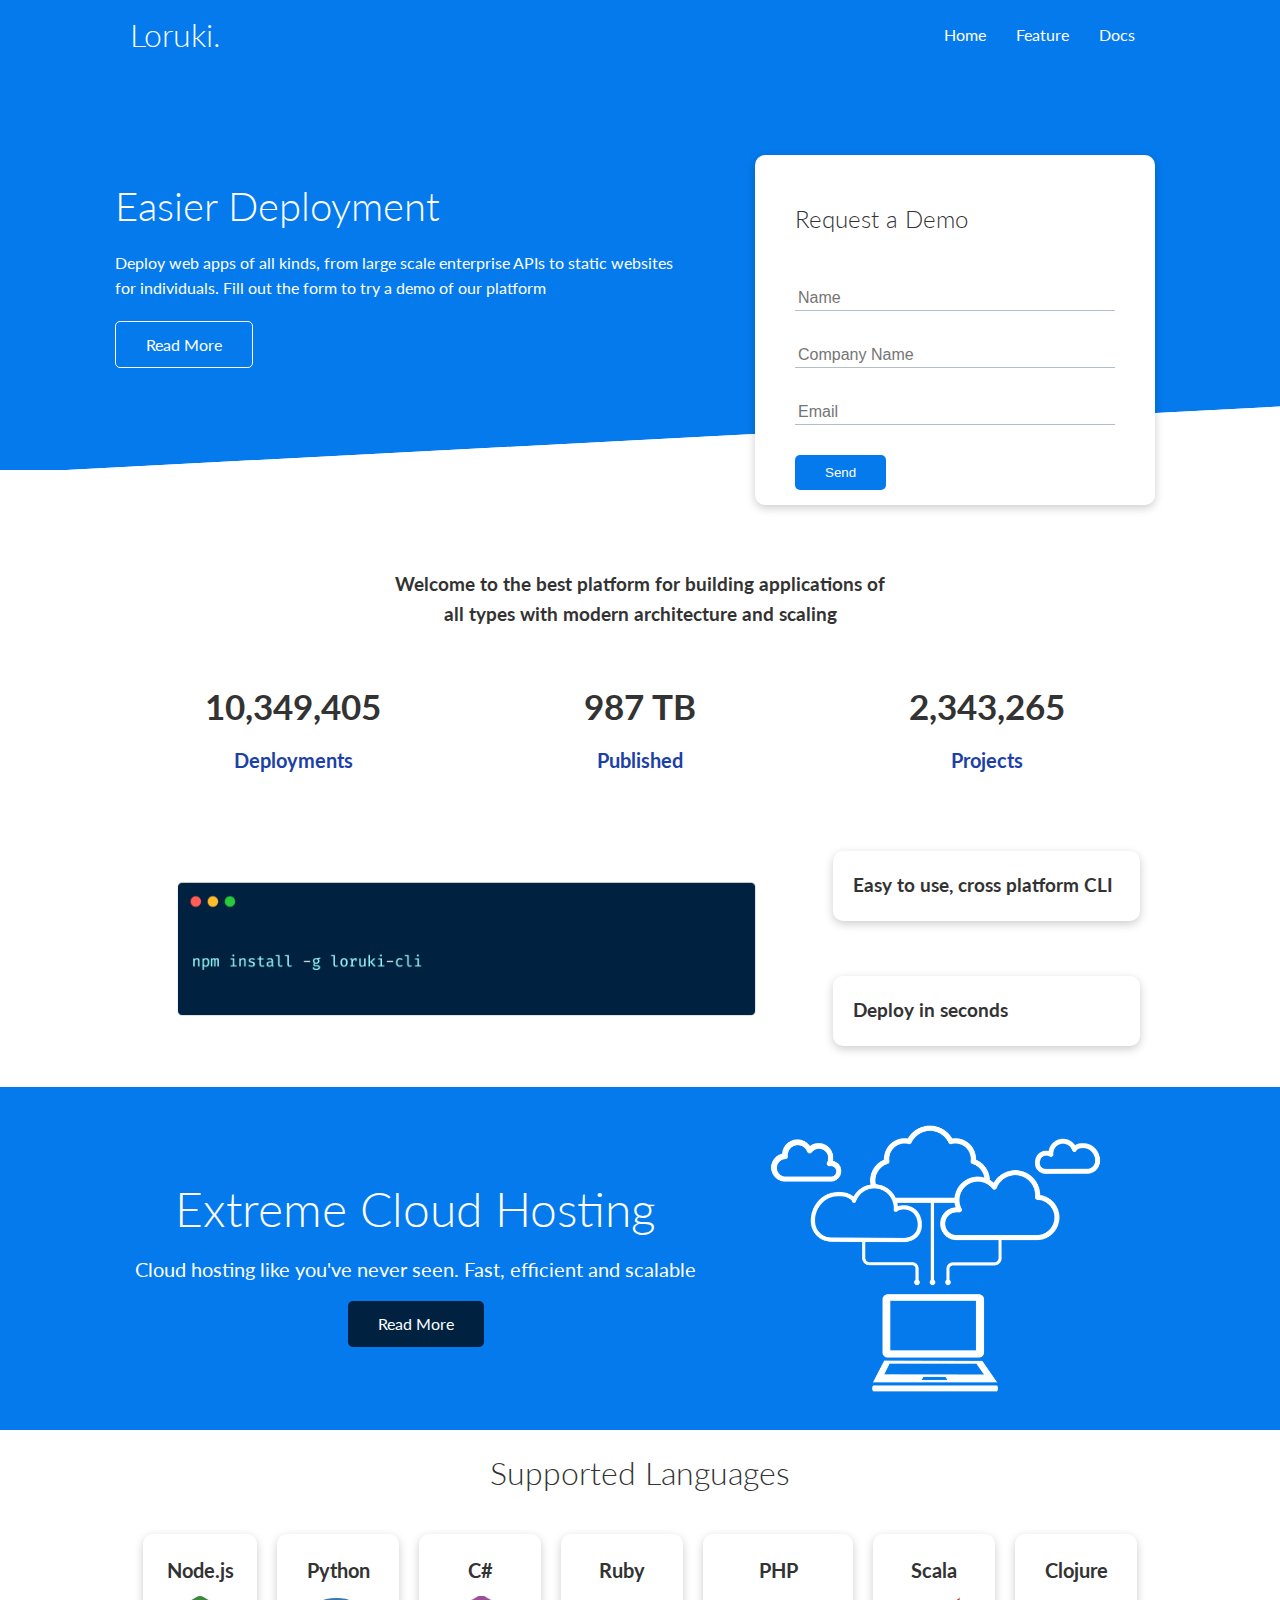
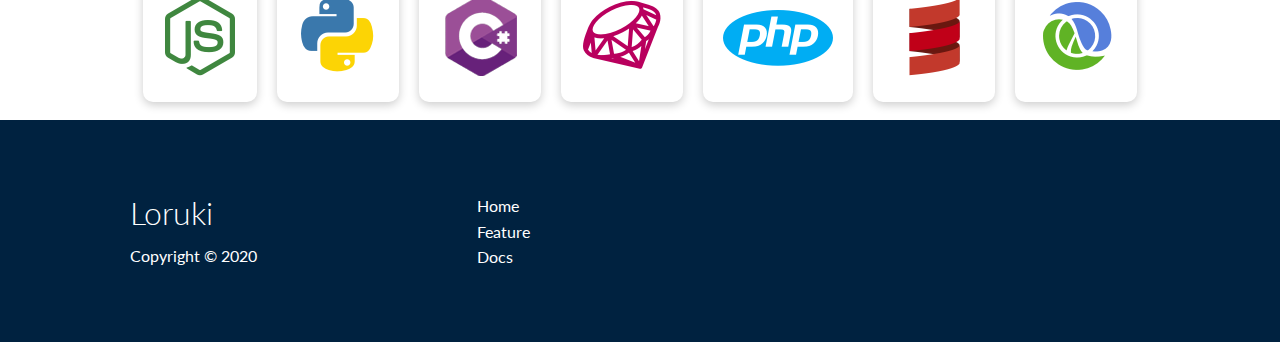
<file: index.html>
<!DOCTYPE html>
<html lang="en">
  <head>
    <meta charset="UTF-8" />
    <meta name="viewport" content="width=device-width, initial-scale=1.0" />
    <link rel="stylesheet" href="./css/utilities.css" />
    <link rel="stylesheet" href="./css/style.css" />
    <link
      rel="stylesheet"
      href="https://cdnjs.cloudflare.com/ajax/libs/font-awesome/5.15.1/css/all.min.css"
      integrity="sha512-+4zCK9k+qNFUR5X+cKL9EIR+ZOhtIloNl9GIKS57V1MyNsYpYcUrUeQc9vNfzsWfV28IaLL3i96P9sdNyeRssA=="
      crossorigin="anonymous"
    />
    <title>Loruki | Cloud Hosting For Everyone</title>
  </head>
  <body>
    <!-- NAVBAR -->
    <div class="navbar">
      <div class="container flex">
        <h1 class="logo">Loruki.</h1>
        <nav>
          <ul>
            <li><a href="index.html">Home</a></li>
            <li><a href="features.html">Feature</a></li>
            <li><a href="docs.html">Docs</a></li>
          </ul>
        </nav>
      </div>
    </div>

    <!-- SHOWCASE -->
    <section class="showcase">
      <div class="container grid">
        <div class="showcase-text">
          <h1>Easier Deployment</h1>
          <p>
            Deploy web apps of all kinds, from large scale enterprise APIs to
            static websites for individuals. Fill out the form to try a demo of
            our platform
          </p>
          <a href="features.html" class="btn btn-outline">Read More</a>
        </div>
        <div class="showcase-form card">
          <h2>Request a Demo</h2>
          <form name="contact" method="POST" netlify-honeypot="bot-field" data-netlify="true">
            <input type="hidden" name="form-name" value="contact">
            <p class="hidden">
              <label>Don’t fill this out if you're human: <input name="bot-field" /></label>
            </p>
            <p>
            <div class="form-control">
              <input type="text" name="name" placeholder="Name" required />
            </div>
            <div class="form-control">
              <input
                type="text"
                name="company"
                placeholder="Company Name"
                required
              />
            </div>
            <div class="form-control">
              <input type="email" name="email" placeholder="Email" required />
            </div>
            <input type="submit" value="Send" class="btn btn-primary" />
          </form>
        </div>
      </div>
    </section>

    <!-- STATS -->
    <section class="stats">
      <div class="container">
        <h3 class="stats-heading text-center my-1">
          Welcome to the best platform for building applications of all types
          with modern architecture and scaling
        </h3>
        <div class="grid grid-3 text-center my-4">
          <div>
            <i class="fas fa-server fa-3x"></i>
            <h3>10,349,405</h3>
            <p class="text-secondary">Deployments</p>
          </div>
          <div>
            <i class="fas fa-upload fa-3x"></i>
            <h3>987 TB</h3>
            <p class="text-secondary">Published</p>
          </div>
          <div>
            <i class="fas fa-project-diagram fa-3x"></i>
            <h3>2,343,265</h3>
            <p class="text-secondary">Projects</p>
          </div>
        </div>
      </div>
    </section>

    <!-- CLI -->
    <div class="cli">
      <div class="container grid">
        <img src="./images/cli.png" alt="cli" />
        <div class="card">
          <h3>Easy to use, cross platform CLI</h3>
        </div>
        <div class="card">
          <h3>Deploy in seconds</h3>
        </div>
      </div>
    </div>

    <!-- CLOUD -->
    <section class="cloud bg-primary my-2 py-2">
      <div class="container grid">
        <div class="text-center">
          <h2 class="lg">Extreme Cloud Hosting</h2>
          <p class="lead my-1">
            Cloud hosting like you've never seen. Fast, efficient and scalable
          </p>
          <a href="features.html" class="btn btn-dark">Read More</a>
        </div>
        <img src="./images/cloud.png" alt="cloud" />
      </div>
    </section>

    <!-- Languages -->
    <section class="languages">
      <h2 class="md text-center my-2">Supported Languages</h2>
      <div class="container flex">
        <div class="card">
          <h4>Node.js</h4>
          <img src="./images/logos/node.png" alt="node" />
        </div>
        <div class="card">
          <h4>Python</h4>
          <img src="images/logos/python.png" alt="" />
        </div>
        <div class="card">
          <h4>C#</h4>
          <img src="images/logos/csharp.png" alt="" />
        </div>
        <div class="card">
          <h4>Ruby</h4>
          <img src="images/logos/ruby.png" alt="" />
        </div>
        <div class="card">
          <h4>PHP</h4>
          <img src="images/logos/php.png" alt="" />
        </div>
        <div class="card">
          <h4>Scala</h4>
          <img src="images/logos/scala.png" alt="" />
        </div>
        <div class="card">
          <h4>Clojure</h4>
          <img src="images/logos/clojure.png" alt="" />
        </div>
      </div>
    </section>

    <!-- Footer -->
    <footer class="footer bg-dark py-5">
      <div class="container grid grid-3">
        <div>
          <h1>Loruki</h1>
          <p>Copyright &copy; 2020</p>
        </div>
        <nav>
          <ul>
            <li><a href="index.html">Home</a></li>
            <li><a href="features.html">Feature</a></li>
            <li><a href="docs.html">Docs</a></li>
          </ul>
        </nav>
        <div class="social">
          <a href="#"><i class="fab fa-github fa-2x"></i></a>
          <a href="#"><i class="fab fa-facebook fa-2x"></i></a>
          <a href="#"><i class="fab fa-instagram fa-2x"></i></a>
          <a href="#"><i class="fab fa-twitter fa-2x"></i></a>
        </div>
      </div>
    </footer>
  </body>
</html>
</file>
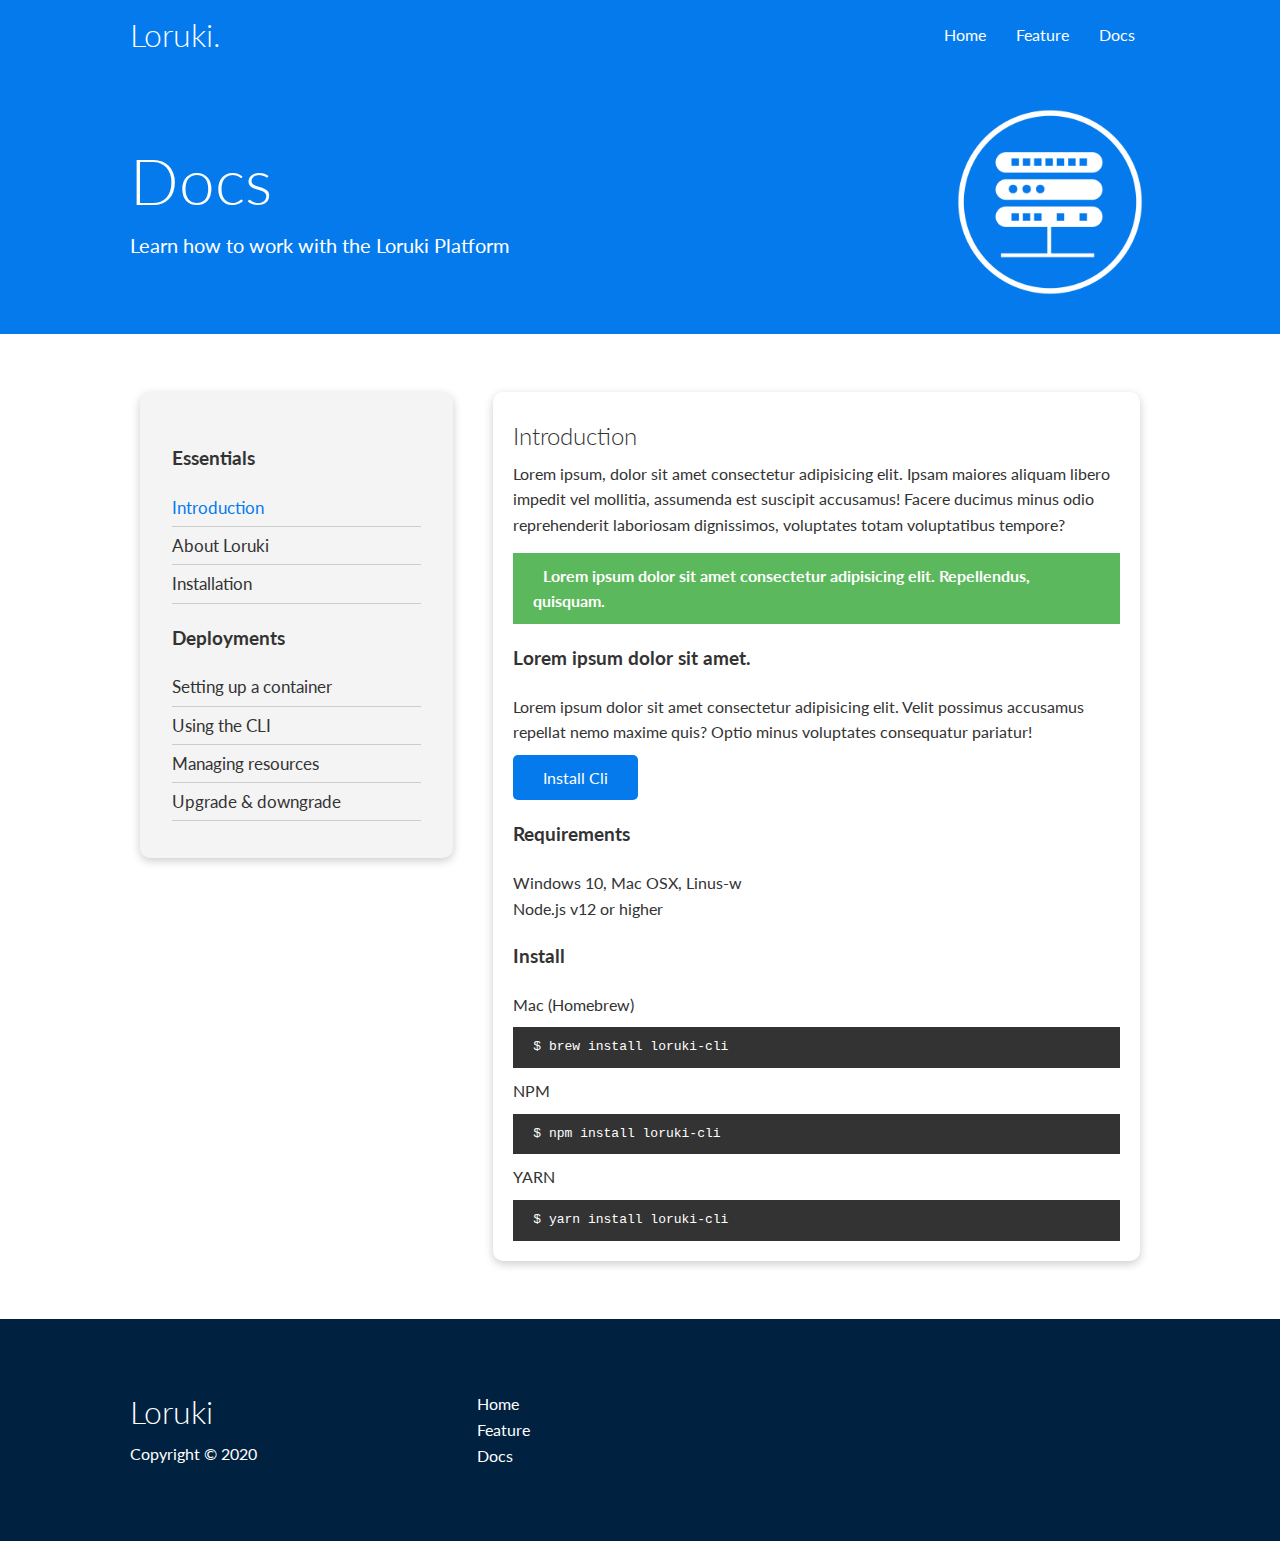
<file: docs.html>
<!DOCTYPE html>
<html lang="en">
  <head>
    <meta charset="UTF-8" />
    <meta name="viewport" content="width=device-width, initial-scale=1.0" />
    <link rel="stylesheet" href="./css/utilities.css" />
    <link rel="stylesheet" href="./css/style.css" />
    <link
      rel="stylesheet"
      href="https://cdnjs.cloudflare.com/ajax/libs/font-awesome/5.15.1/css/all.min.css"
      integrity="sha512-+4zCK9k+qNFUR5X+cKL9EIR+ZOhtIloNl9GIKS57V1MyNsYpYcUrUeQc9vNfzsWfV28IaLL3i96P9sdNyeRssA=="
      crossorigin="anonymous"
    />
    <title>Loruki | Cloud Hosting For Everyone</title>
  </head>
  <body>
    <!-- NAVBAR -->
    <div class="navbar">
      <div class="container flex">
        <h1 class="logo">Loruki.</h1>
        <nav>
          <ul>
            <li><a href="index.html">Home</a></li>
            <li><a href="features.html">Feature</a></li>
            <li><a href="docs.html">Docs</a></li>
          </ul>
        </nav>
      </div>
    </div>

    <!-- Head -->
    <section class="docs-head bg-primary py-3">
      <div class="container grid">
        <div>
          <h1 class="xl">Docs</h1>
          <p class="lead">Learn how to work with the Loruki Platform</p>
        </div>
        <img src="./images/server.png" alt="server" />
      </div>
    </section>

    <!-- Main -->
    <section class="docs-main my-4">
      <div class="container grid">
        <div class="card bg-light p-3">
          <h3 class="my-2">Essentials</h3>
          <nav>
            <ul>
              <li><a class="text-primary" href="#">Introduction</a></li>
              <li><a href="#">About Loruki</a></li>
              <li><a href="#">Installation</a></li>
            </ul>
          </nav>
          <h3 class="my-2">Deployments</h3>
          <nav>
            <ul>
              <li><a href="#">Setting up a container</a></li>
              <li><a href="#">Using the CLI</a></li>
              <li><a href="#">Managing resources</a></li>
              <li><a href="#">Upgrade & downgrade</a></li>
            </ul>
          </nav>
        </div>
        <div class="card">
            <h2>Introduction</h2>
            <p>Lorem ipsum, dolor sit amet consectetur adipisicing elit. Ipsam maiores aliquam libero impedit vel mollitia, assumenda est suscipit accusamus! Facere ducimus minus odio reprehenderit laboriosam dignissimos, voluptates totam voluptatibus tempore?</p>
            <div class="alert alert-success">
                <i class="fas fa-info"></i> Lorem ipsum dolor sit amet consectetur adipisicing elit. Repellendus, quisquam.
            </div>

            <h3>Lorem ipsum dolor sit amet.</h3>
            <p>Lorem ipsum dolor sit amet consectetur adipisicing elit. Velit possimus accusamus repellat nemo maxime quis? Optio minus voluptates consequatur pariatur!</p>
            <a href="#" class="btn btn-primary">Install Cli</a>

            <h3>Requirements</h3>
            <ul>
                <li>Windows 10, Mac OSX, Linus-w</li>
                <li>Node.js v12 or higher</li>
            </ul>

            <h3>Install</h3>
            <p>Mac (Homebrew)</p>
            <pre><code>$ brew install loruki-cli</code></pre>
            <p>NPM</p>
            <pre><code>$ npm install loruki-cli</code></pre>
            <p>YARN</p>
            <pre><code>$ yarn install loruki-cli</code></pre>
        </div>
      </div>
    </section>

    <!-- Footer -->
    <footer class="footer bg-dark py-5">
      <div class="container grid grid-3">
        <div>
          <h1>Loruki</h1>
          <p>Copyright &copy; 2020</p>
        </div>
        <nav>
          <ul>
            <li><a href="index.html">Home</a></li>
            <li><a href="features.html">Feature</a></li>
            <li><a href="docs.html">Docs</a></li>
          </ul>
        </nav>
        <div class="social">
          <a href="#"><i class="fab fa-github fa-2x"></i></a>
          <a href="#"><i class="fab fa-facebook fa-2x"></i></a>
          <a href="#"><i class="fab fa-instagram fa-2x"></i></a>
          <a href="#"><i class="fab fa-twitter fa-2x"></i></a>
        </div>
      </div>
    </footer>
  </body>
</html>
</file>
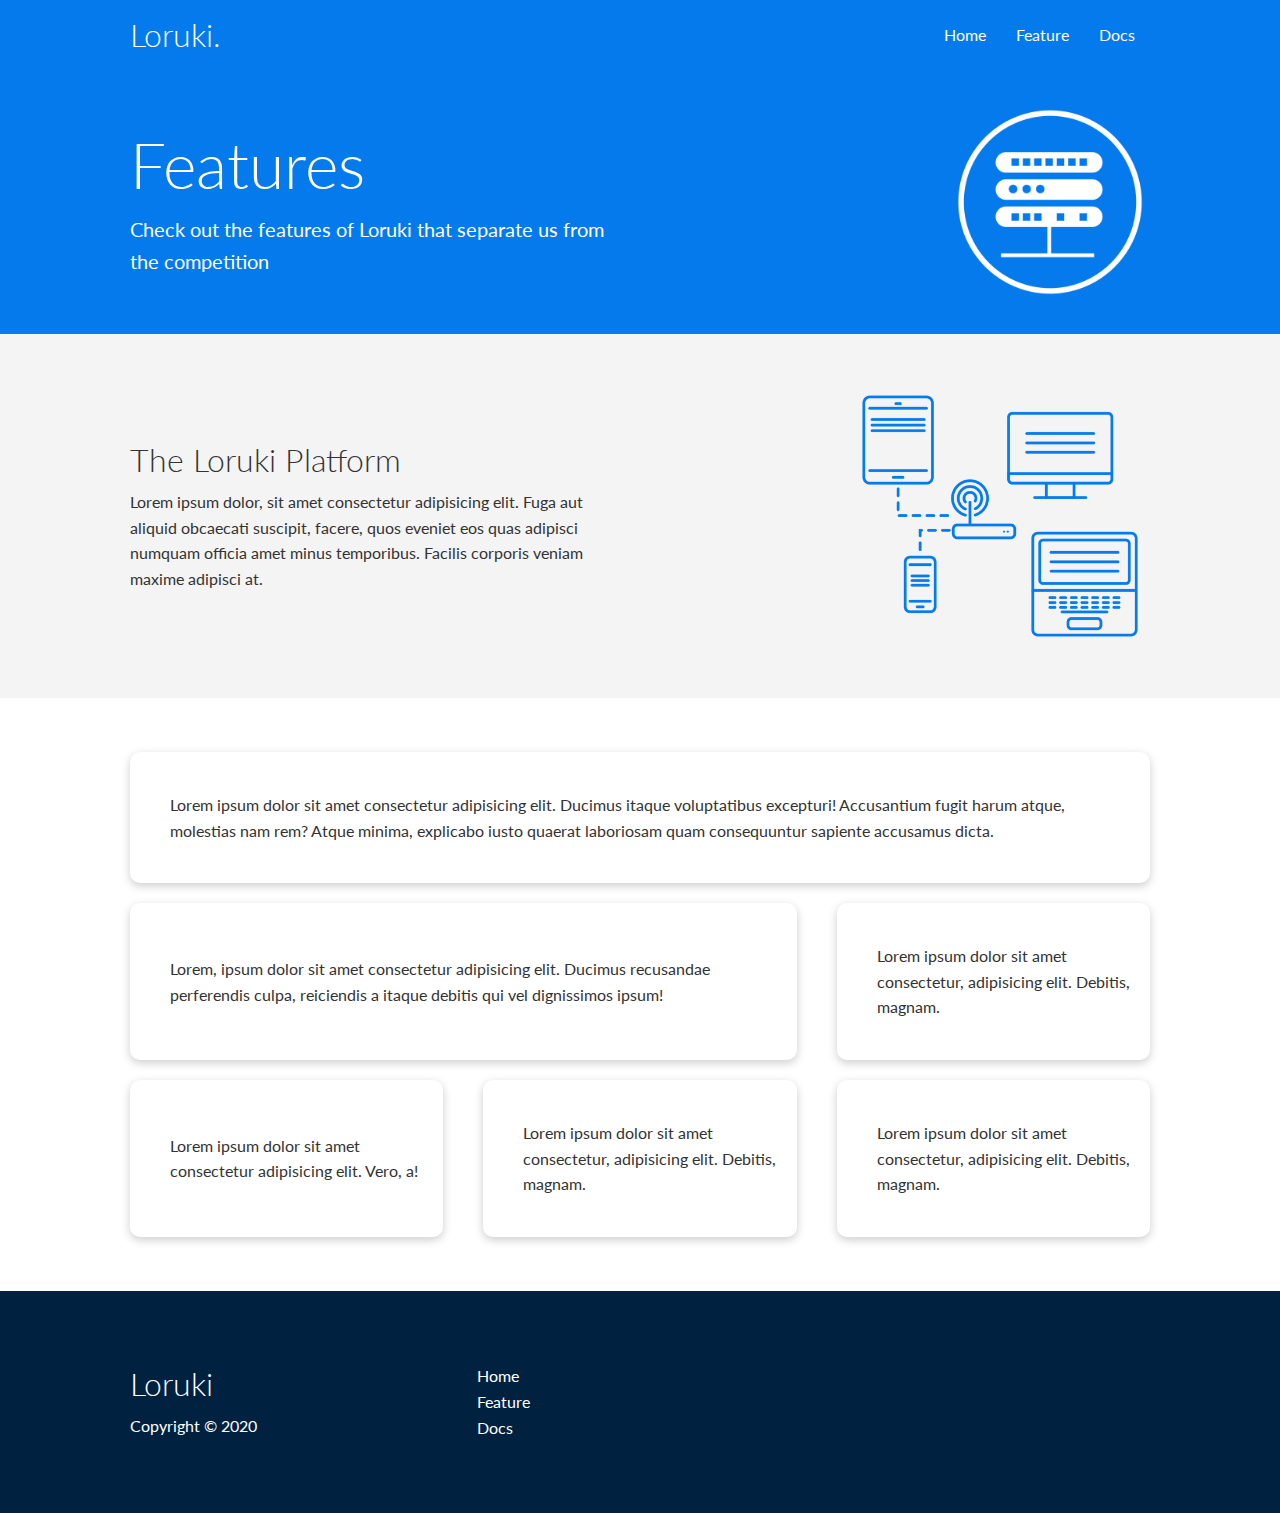
<file: features.html>
<!DOCTYPE html>
<html lang="en">
  <head>
    <meta charset="UTF-8" />
    <meta name="viewport" content="width=device-width, initial-scale=1.0" />
    <link rel="stylesheet" href="./css/utilities.css" />
    <link rel="stylesheet" href="./css/style.css" />
    <link
      rel="stylesheet"
      href="https://cdnjs.cloudflare.com/ajax/libs/font-awesome/5.15.1/css/all.min.css"
      integrity="sha512-+4zCK9k+qNFUR5X+cKL9EIR+ZOhtIloNl9GIKS57V1MyNsYpYcUrUeQc9vNfzsWfV28IaLL3i96P9sdNyeRssA=="
      crossorigin="anonymous"
    />
    <title>Loruki | Cloud Hosting For Everyone</title>
  </head>
  <body>
    <!-- NAVBAR -->
    <div class="navbar">
      <div class="container flex">
        <h1 class="logo">Loruki.</h1>
        <nav>
          <ul>
            <li><a href="index.html">Home</a></li>
            <li><a href="features.html">Feature</a></li>
            <li><a href="docs.html">Docs</a></li>
          </ul>
        </nav>
      </div>
    </div>

    <!-- Head -->
    <section class="features-head bg-primary py-3">
      <div class="container grid">
        <div>
          <h1 class="xl">Features</h1>
          <p class="lead">
            Check out the features of Loruki that separate us from the
            competition
          </p>
        </div>
        <img src="./images/server.png" alt="server" />
      </div>
    </section>

    <!-- Sub head -->
    <section class="features-sub-head bg-light py-3">
      <div class="container grid">
        <div>
          <h1 class="md">The Loruki Platform</h1>
          <p>
            Lorem ipsum dolor, sit amet consectetur adipisicing elit. Fuga aut
            aliquid obcaecati suscipit, facere, quos eveniet eos quas adipisci
            numquam officia amet minus temporibus. Facilis corporis veniam
            maxime adipisci at.
          </p>
        </div>
        <img src="./images/server2.png" alt="server" />
      </div>
    </section>

    <!-- MAIN -->
    <section class="features-main my-2">
      <div class="container grid grid-3">
        <div class="card flex">
          <i class="fas fa-server fa-3x"></i>
          <p>
            Lorem ipsum dolor sit amet consectetur adipisicing elit. Ducimus
            itaque voluptatibus excepturi! Accusantium fugit harum atque,
            molestias nam rem? Atque minima, explicabo iusto quaerat laboriosam
            quam consequuntur sapiente accusamus dicta.
          </p>
        </div>
        <div class="card flex">
            <i class="fas fa-network-wired fa-3x"></i>
            <p>
                Lorem, ipsum dolor sit amet consectetur adipisicing elit. Ducimus
                recusandae perferendis culpa, reiciendis a itaque debitis qui vel
                dignissimos ipsum!
            </p>
        </div>
        <div class="card flex">
          <i class="fas fa-laptop-code fa-3x"></i>
          <p>
            Lorem ipsum dolor sit amet consectetur, adipisicing elit. Debitis,
            magnam.
          </p>
        </div>
        <div class="card flex">
          <i class="fas fa-database fa-3x"></i>
          <p>
            Lorem ipsum dolor sit amet consectetur adipisicing elit. Vero, a!
          </p>
        </div>
        <div class="card flex">
          <i class="fas fa-power-off fa-3x"></i>
          <p>
            Lorem ipsum dolor sit amet consectetur, adipisicing elit. Debitis,
            magnam.
          </p>
        </div>
        <div class="card flex">
          <i class="fas fa-upload fa-3x"></i>
          <p>
            Lorem ipsum dolor sit amet consectetur, adipisicing elit. Debitis,
            magnam.
          </p>
        </div>
      </div>
    </section>

    <!-- Footer -->
    <footer class="footer bg-dark py-5">
      <div class="container grid grid-3">
        <div>
          <h1>Loruki</h1>
          <p>Copyright &copy; 2020</p>
        </div>
        <nav>
          <ul>
            <li><a href="index.html">Home</a></li>
            <li><a href="features.html">Feature</a></li>
            <li><a href="docs.html">Docs</a></li>
          </ul>
        </nav>
        <div class="social">
          <a href="#"><i class="fab fa-github fa-2x"></i></a>
          <a href="#"><i class="fab fa-facebook fa-2x"></i></a>
          <a href="#"><i class="fab fa-instagram fa-2x"></i></a>
          <a href="#"><i class="fab fa-twitter fa-2x"></i></a>
        </div>
      </div>
    </footer>
  </body>
</html>
</file>
<file: css/utilities.css>
/* -------------------------------------------------------------------------- */
/*                                  UTILITIES                                 */
/* -------------------------------------------------------------------------- */

.container {
    max-width: 1100px;
    margin: 0 auto;
    overflow: auto;
    padding: 0 40px;
}

.card {
    background-color: #fff;
    border-radius: 10px;
    box-shadow: 0 3px 10px rgba(0, 0, 0, 0.2);
    padding: 20px;
    margin: 10px;
    color: #333;
}

.btn {
    display: inline-block;
    padding: 10px 30px;
    cursor: pointer;
    color: #fff;
    background: var(--primary-color);
    border: none;
    border-radius: 5px;
}

.btn:hover {
    transform: scale(0.98);
}

.btn-outline {
    background-color: transparent;
    border: 1px white solid;
}

/* Backgrounds & Colored buttons */
.bg-primary, .btn-primary {
    background-color: var(--primary-color);
    color: white;
}

.bg-secondary, .btn-secondary {
    background-color: var(--secondary-color);
    color: white;
}
.bg-dark, .btn-dark {
    background-color: var(--dark-color);
    color: white;
}

.bg-light, .btn-light {
    background-color: var(--light-color);
    color: #333;
}

.bg-primary a, .btn-primary a,.bg-secondary a, .btn-secondary a,.bg-dark a, .btn-dark a {
    color: #fff;
}

/* Text colors */
.text-primary{
    color: var(--primary-color);
    
}
.text-secondary{
    color: var(--secondary-color);
    
}
.text-dark{
    color: var(--dark-color);
    
}
.text-light{
    color: var(--light-color);
}

/* Text-sizes */
.lead {
    font-size: 20px;
}

.sm {
    font-size: 1rem;
}

.md {
    font-size: 2rem;
}

.lg {
    font-size: 3rem;
}

.xl {
    font-size: 4rem;
}


.text-center {
    text-align: center;
}

/* Alert */ 
.alert {
    background-color: var(--light-color);
    padding: 10px 20px;
    font-weight: bold;
    margin: 15px 0;
}

.alert i {
    margin-right: 10px;
}

.alert-success {
    background-color: var(--success-color);
    color: white;
}
.alert-error {
    background-color: var(--error-color);
    color: white;
}

.flex {
    display: flex;
    justify-content: center;
    align-items: center;
    height: 100%;
}

.grid {
    display: grid;
    grid-template-columns: 1fr 1fr;
    gap: 20px;
    justify-content: center;
    align-items: center;
    height: 100%;
}

.grid-3 {
    grid-template-columns: repeat(3,1fr);
}

/* Margin */
.my-1 {
    margin: 1rem 0;
}
.my-2 {
    margin: 1.5rem 0;
}
.my-3 {
    margin: 2rem 0;
}
.my-4 {
    margin: 3rem 0;
}
.my-5 {
    margin: 4rem 0;
}

.m-1 {
    margin: 1rem;
}
.m-2 {
    margin: 1.5rem;
}
.m-3 {
    margin: 2rem;
}
.m-4 {
    margin: 3rem;
}
.m-5 {
    margin: 4rem;
}

/* Padding */
.py-1 {
    padding: 1rem 0;
}
.py-2 {
    padding: 1.5rem 0;
}
.py-3 {
    padding: 2rem 0;
}
.py-4 {
    padding: 3rem 0;
}
.py-5 {
    padding: 4rem 0;
}

.p-1 {
    padding: 1rem;
}
.p-2 {
    padding: 1.5rem;
}
.p-3 {
    padding: 2rem;
}
.p-4 {
    padding: 3rem;
}
.p-5 {
    padding: 4rem;
}
</file>
<file: css/style.css>
@import url('https://fonts.googleapis.com/css2?family=Lato:wght@300&display=swap');

:root {
    --primary-color: #047aed;
    --secondary-color: #1c3fa8;
    --dark-color: #002240;
    --light-color: #f4f4f4;

    --success-color: #5cb85c;
    --error-color: #d9534f;
}

* {
    padding: 0;
    margin: 0;
    box-sizing: border-box;
}

body {
    font-family: 'Lato', sans-serif;
    color: #333;
    line-height: 1.6;
}

ul {
    list-style: none;
}

a {
    text-decoration: none;
    color: #333;
}

h1,h2 {
    font-weight: 300;
    line-height: 1.2;
    margin: 10px 0;
}

p {
    margin: 10px 0;
}

img {
    width: 100%;
}

code, pre {
    background: #333;
    color: white;
    padding: 10px;
}

.hidden {
    visibility: hidden;
    height: 0;
}

/* --------------------------------- NAVBAR --------------------------------- */

.navbar {
    background-color: var(--primary-color);
    color: white;
    height: 70px;
}

.navbar ul {
    display: flex;
}

.navbar a  {
    color: white;
    padding: 10px;
    margin: 0 5px;
}

.navbar a:hover {
    border-bottom: 2px white solid;
}
.navbar .flex {
    justify-content: space-between;
}

/* -------------------------------- SHOWCASE -------------------------------- */
.showcase {
    height: 400px;
    background-color: var(--primary-color);
    color: white;
    position: relative;
}

.showcase h1 {
    font-size: 40px;
}

.showcase p{
    margin: 20px 0;
}

.showcase .grid {
    grid-template-columns: 55% 45%;
    gap: 30px;
    overflow: visible;
}

.showcase-text {
    animation: slideInFromLeft 1s ease-in;
}

.showcase-form {
    position: relative;
    top: 60px;
    height: 350px;
    width: 400px;
    padding: 40px;
    justify-self: flex-end;
    z-index: 100;
    animation: slideInFromRight 1s ease-in;

}

.showcase-form .form-control {
    margin: 30px 0;
}

.showcase-form input[type='text'], 
.showcase-form input[type='email'] 
{
    border: 0;
    border-bottom: 1px solid #b4becb;
    width: 100%;
    padding: 3px;
    font-size: 16px;
    outline: none;
}

.showcase-form input:focus {
    outline: none;
}

.showcase::before,.showcase::after {
    content: "";
    position: absolute;
    height: 100px;
    bottom: -70px;
    right: 0;
    left: 0;
    background-color: white;
    transform: skewY(-3deg);
    -webkit-transform: skewY(-3deg);
    -moz-transform: skewY(-3deg);
    -ms-transform: skewY(-3deg);
}

/* ---------------------------------- STATS --------------------------------- */
.stats {
    padding-top: 100px;
    animation: slideInFromBottom 1s ease-in;

}

.stats-heading  {
    max-width: 500px;
    margin: auto;
}

.stats .grid h3 {
    font-size: 35px;
}

.stats .grid p {
    font-size: 20px;
    font-weight: bold;
}


/* ----------------------------------- CLI ---------------------------------- */
.cli .grid {
    grid-template-columns: repeat(3,1fr);
    grid-template-rows: repeat(2,1fr);
}

.cli .grid > *:first-child {
    grid-column: 1 / span 2;
    grid-row: 1 / span 2;
}

/* ---------------------------------- CLOUD --------------------------------- */
.cloud .grid {
    grid-template-columns: 4fr 3fr;
}

/* -------------------------------- Languages ------------------------------- */
.languages .flex {
    flex-wrap: wrap;
}
.languages .card {
    text-align: center;
    margin: 18px 10px;
    transition: transform 300ms ease-in;

}

.languages .card h4 {
    font-size: 20px;
    margin-bottom: 10px;
}

.languages .card:hover {
    transform: translateY(-15px);
}

/* -------------------------------- FEATURES -------------------------------- */
/* Head */
.features-head img {
    width: 200px;
    justify-self: flex-end;
}

/* SUB HEAD */
.features-sub-head img{
    width: 300px;
    justify-self: flex-end;
}

/* Main */
.features-main .card > i {
    margin-right: 20px;
}

.features-main .grid {
    padding: 30px;
}

.features-main .grid > *:first-child {
    grid-column: 1 / span 3;
}

.features-main .grid > *:nth-child(2) {
    grid-column: 1 / span 2;
}

/* ---------------------------------- DOCS ---------------------------------- */
/* Head */
.docs-head img {
    width: 200px;
    justify-self: flex-end;
}

/* Main */
.docs-main h3 {
    margin: 20px 0;
}

.docs-main .grid {
    grid-template-columns: 1fr 2fr;
    align-items: flex-start;
}

.docs-main nav li {
    font-size: 17px;
    padding-bottom: 5px;
    margin-bottom: 5px;
    border-bottom: 1px solid #ccc;
}

.docs-main a:hover {
    font-weight: bold;
}


/* --------------------------------- Footer --------------------------------- */
.footer .social a {
    margin: 0 10px;
    transition: color 300ms ease-in-out;
}

.footer .social a:hover {
    color: rgba(255, 255, 255, 0.8);
}

/* -------------------------------------------------------------------------- */
/*                                  ANIMATION                                 */
/* -------------------------------------------------------------------------- */
@keyframes slideInFromLeft {
    0% {
        transform: translateX(-100%);
    }

    100% {
        transform: translateX(0);
    }
}
@keyframes slideInFromRight{
    0% {
        transform: translateX(100%);
    }

    100% {
        transform: translateX(0);
    }
}
@keyframes slideInFromTop{
    0% {
        transform: translateY(-100%);
    }

    100% {
        transform: translateY(0);
    }
}
@keyframes slideInFromBottom{
    0% {
        transform: translateY(100%);
    }

    100% {
        transform: translateY(0);
    }
}







/* -------------------------------------------------------------------------- */
/*                                MEDIA QUERIES                               */
/* -------------------------------------------------------------------------- */

/* ---------------------------- Tablets and under --------------------------- */
@media(max-width: 768px) {
    .grid, 
    .showcase .grid, 
    .stats .grid, 
    .cli .grid, 
    .cloud .grid, 
    .features-main .grid, 
    .docs-main .grid {
        grid-template-columns: 1fr;
    }

    .showcase {
        height: auto;
    }

    .showcase-text {
        text-align: center;
        margin-top: 40px;
        animation: slideInFromTop 1s ease-in;
    }  

    .showcase-form {
        animation: slideInFromBottom 1s ease-in;

    }
    .showcase-form,
    .features-head img,
    .docs-head img,
    .features-sub-head img {
        justify-self: center;
        margin: auto;
    }

    .features-head,
    .docs-head,
    .features-sub-head {
        text-align: center;
    }

    .cli .grid > *:first-child {
        grid-column: 1;
        grid-row: 0;
    }

    .features-main .grid > *:first-child,
    .features-main .grid > *:nth-child(2) {
        grid-column: 1;
    }
}

/* --------------------------------- Mobile --------------------------------- */
@media(max-width: 500px) {
    .navbar {
        height: 110px;
    }

    .navbar .flex {
        flex-direction: column;
    }

    .navbar ul {
        padding: 10px;
        background-color: rgba(0, 0, 0, 0.1);
    }
}
</file>
